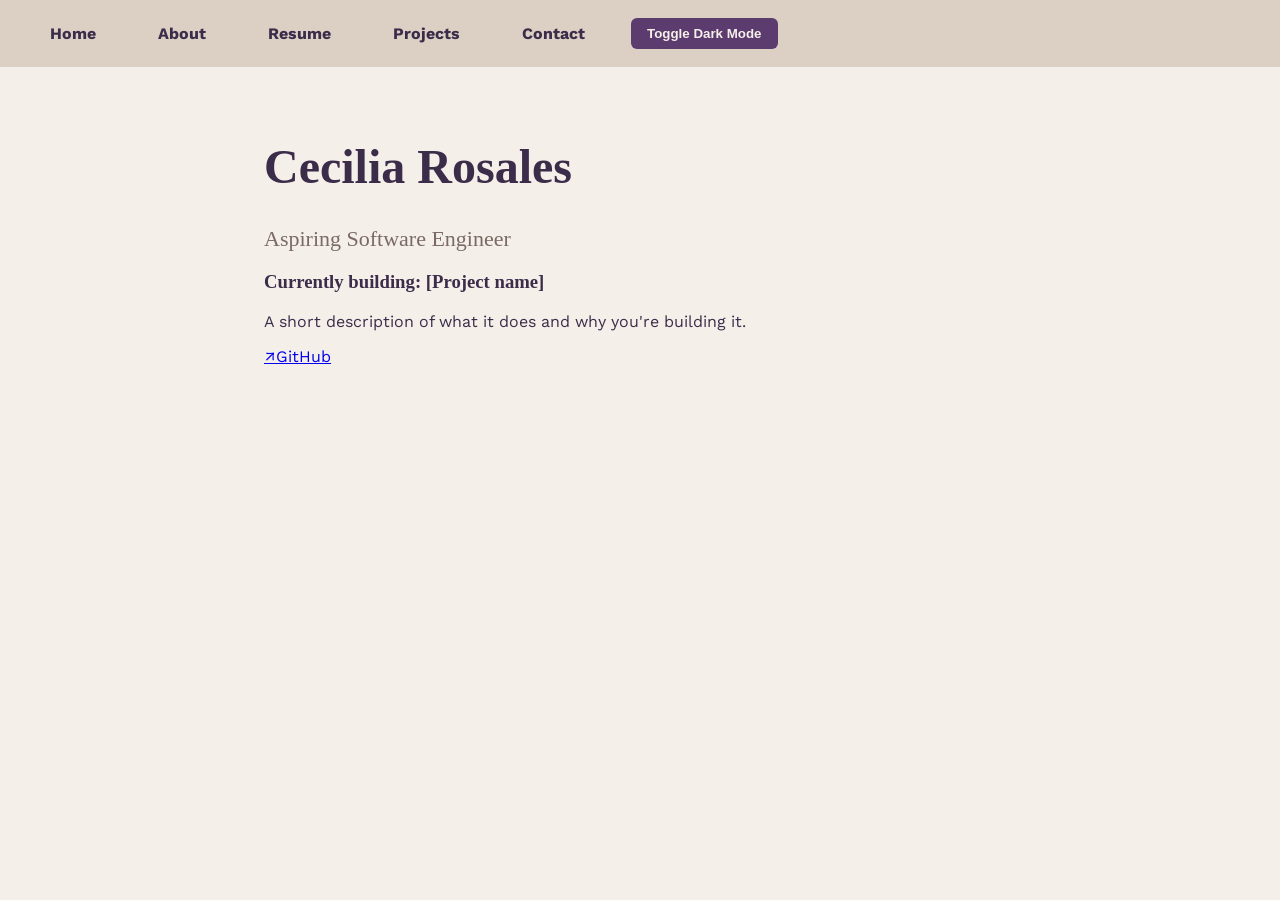
<file: index.html>
<!DOCTYPE html>
<html lang="en">
    <head>
        <link rel="preconnect" href="https://fonts.googleapis.com">
        <link href="https://fonts.googleapis.com/css2?family=Cormorant+Garamond:wght@500;600;700&family=Work+Sans:wght@400;500&display=swap" rel="stylesheet">
        <meta charset="UTF-8">
        <link rel="stylesheet" href="style.css">
        <title>Cecilia Rosales -- Portfolio</title>
    </head>
    
    <body>

        <!-- Navigation -->
        <nav class="navbar">

            <ul class="navbar_links">
                <li><a href="index.html">Home</a></li>
                <li><a href="about.html">About</a></li>
                <li><a href="resume.html">Resume</a></li>
                <li><a href="projects.html">Projects</a></li>
                <li><a href="contact.html">Contact</a></li>
                <li><button id= "theme-toggle">Toggle Dark Mode</button></li>
            </ul>
        </nav>
        <!-- End Navigation -->
         <main class="page_content">
         <h1>Cecilia Rosales</h1>
         <h2>Aspiring Software Engineer</h2>
        <div class = "current_project">
            <h3>Currently building: [Project name]</h3>
            <p>A short description of what it does and why you're building it.</p>
            <a href = "https://github.com/CeciliaRosales" target="_blank">↗GitHub</a>
        </div>
        </main>
         <script src="script.js"></script>
    </body>
</html>
</file>
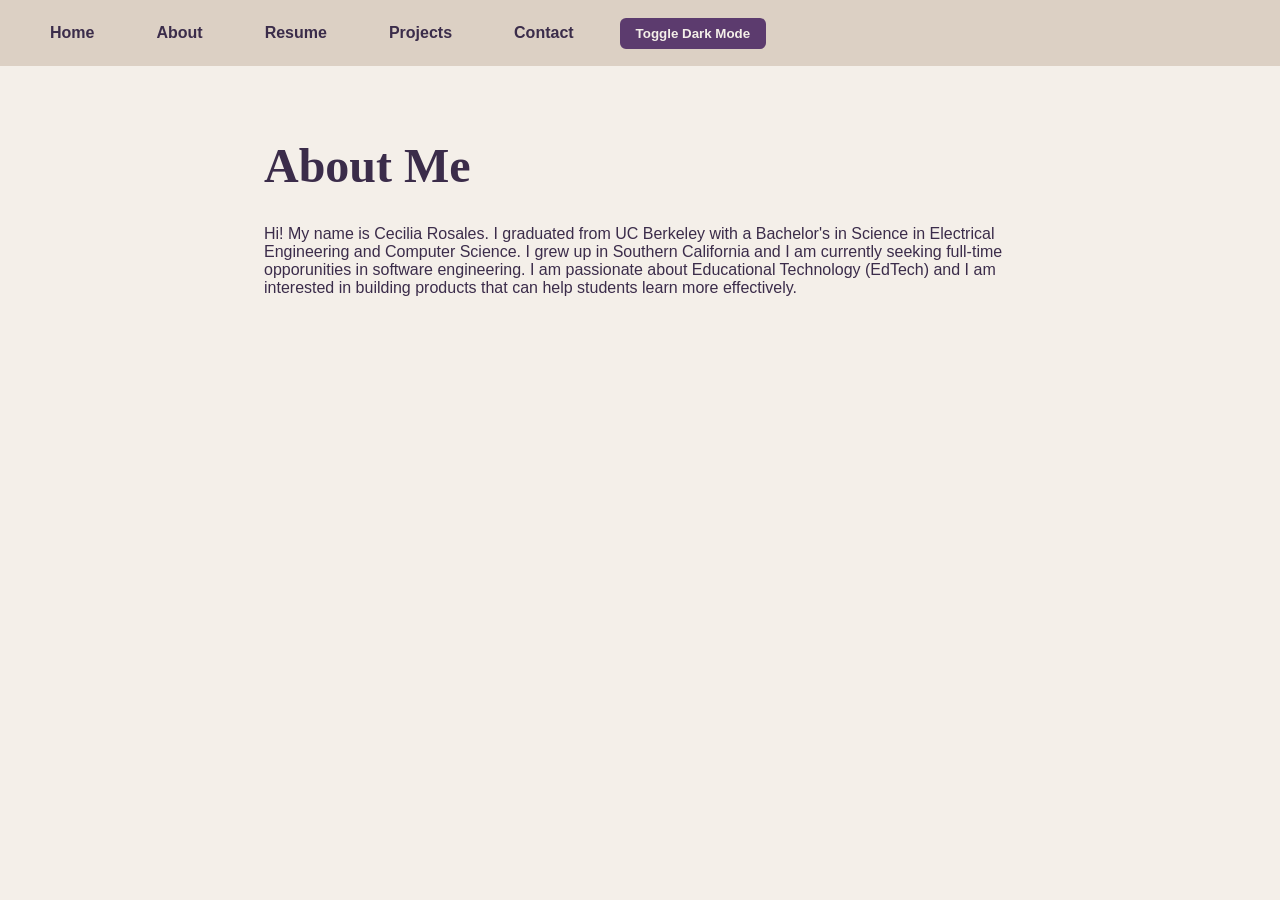
<file: about.html>
<!DOCTYPE html>
<html lang="en">
    <head>
        <meta charset="UTF-8">
        <link rel="stylesheet" href="style.css">
        <title>Cecilia Rosales -- Portfolio</title>
    </head>
    
    <body>

        <!-- Navigation -->
        <nav class="navbar">

            <ul class="navbar_links">
                <li><a href="index.html">Home</a></li>
                <li><a href="about.html">About</a></li>
                <li><a href="resume.html">Resume</a></li>
                <li><a href="projects.html">Projects</a></li>
                <li><a href="contact.html">Contact</a></li>
                <li><button id= "theme-toggle">Toggle Dark Mode</button></li>
            </ul>
        </nav>
        <!-- End Navigation -->
         <main class="page_content">
         <h1>About Me</h1>
         <p>Hi! My name is Cecilia Rosales. I graduated from UC Berkeley 
            with a Bachelor's in Science in Electrical Engineering and Computer Science.
            I grew up in Southern California and I am currently seeking full-time opporunities in software engineering. 
            I am passionate about Educational Technology (EdTech) and I am interested in building products that can help students learn more effectively.
         </p>
         </main>
         <script src="script.js"></script>
    </body>
</html>
</file>
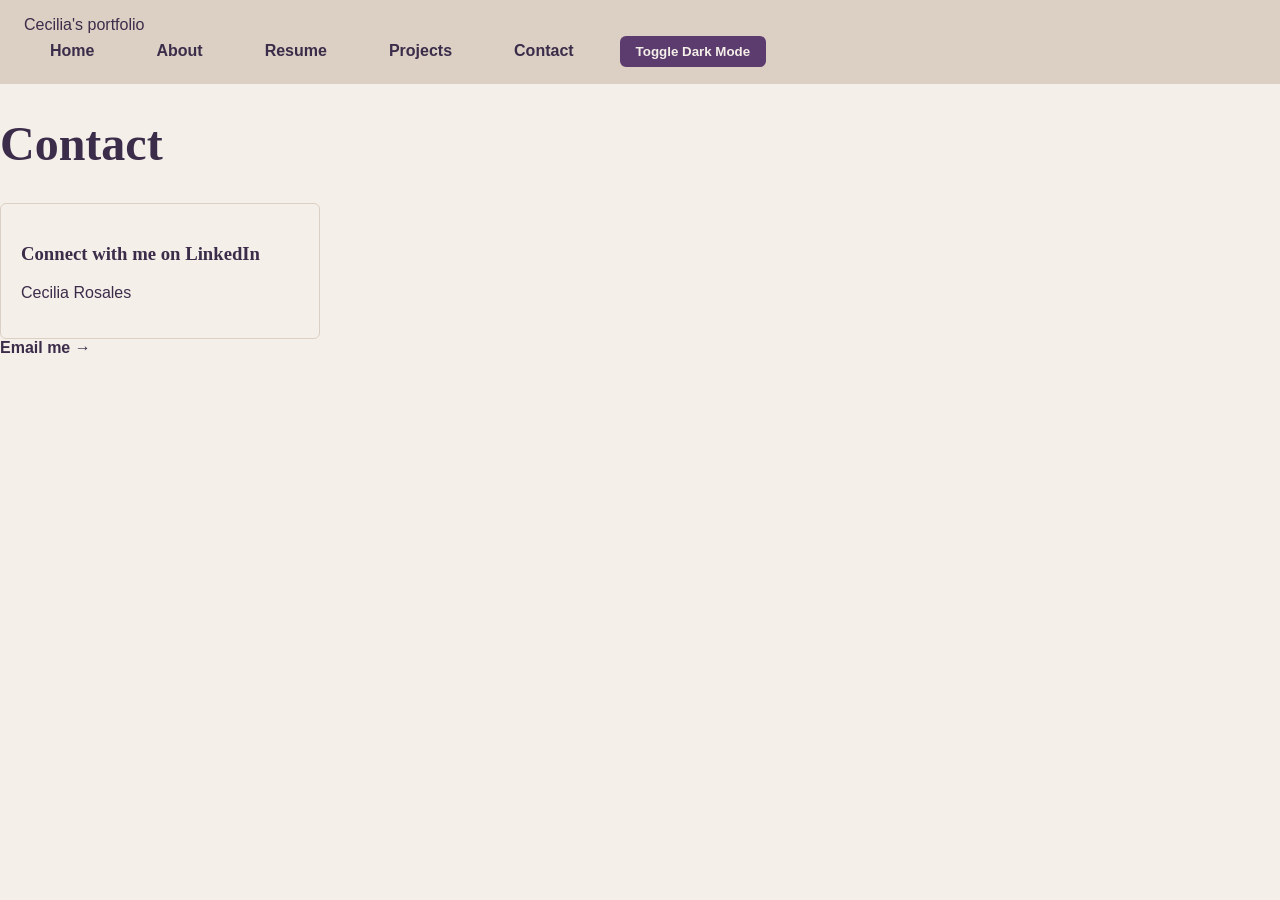
<file: contact.html>
<!DOCTYPE html>
<html lang="en">
    <head>
        <meta charset="UTF-8">
        <link rel="stylesheet" href="style.css">
        <title>Cecilia Rosales -- Portfolio</title>
    </head>
    
    <body>

        <!-- Navigation -->
        <nav class="navbar">
            <div class="navbar_logo">
                Cecilia's portfolio
            </div>

            <ul class="navbar_links">
                <li><a href="index.html">Home</a></li>
                <li><a href="about.html">About</a></li>
                <li><a href="resume.html">Resume</a></li>
                <li><a href="projects.html">Projects</a></li>
                <li><a href="contact.html">Contact</a></li>
                <li><button id= "theme-toggle">Toggle Dark Mode</button></li>
            </ul>
        </nav>
        <!-- End Navigation -->
         <h1>Contact</h1>
         <a href = "https://www.linkedin.com/in/ceciliarosalescruz/" target="_blank" class="linkedin_card">
            <h3>Connect with me on LinkedIn</h3>
            <p>Cecilia Rosales</p>
         </a>
         <a href = "mailto:rosalescecilia.c@gmail.com" class="contact_link">Email me →</a>
         <script src="script.js"></script>
    </body>
</html>
</file>
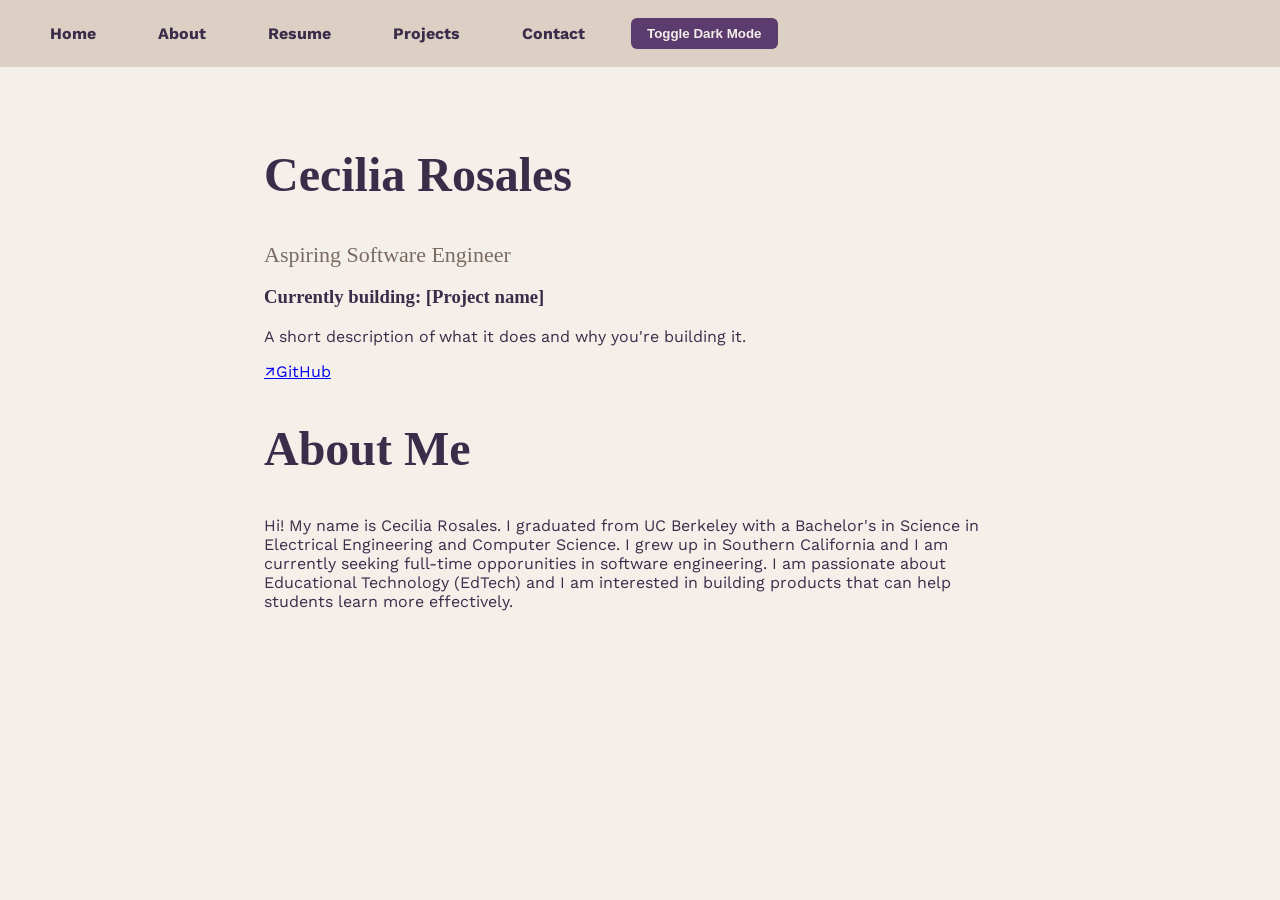
<file: home.html>
<!DOCTYPE html>
<html lang="en">
    <head>
        <link rel="preconnect" href="https://fonts.googleapis.com">
        <link href="https://fonts.googleapis.com/css2?family=Cormorant+Garamond:wght@500;600;700&family=Work+Sans:wght@400;500&display=swap" rel="stylesheet">
        <meta charset="UTF-8">
        <link rel="stylesheet" href="style.css">
        <title>Cecilia Rosales -- Portfolio</title>
    </head>
    
    <body>

        <!-- Navigation -->
        <nav class="navbar">

            <ul class="navbar_links">
                <li><a href="index.html">Home</a></li>
                <li><a href="about.html">About</a></li>
                <li><a href="resume.html">Resume</a></li>
                <li><a href="projects.html">Projects</a></li>
                <li><a href="contact.html">Contact</a></li>
                <li><button id= "theme-toggle">Toggle Dark Mode</button></li>
            </ul>
        </nav>
        <!-- End Navigation -->
        <main class="page_content">

            <!-- Home Section -->
            <section id="home">
                <h1>Cecilia Rosales</h1>
                <h2>Aspiring Software Engineer</h2>
                <div class = "current_project">
                    <h3>Currently building: [Project name]</h3>
                    <p>A short description of what it does and why you're building it.</p>
                    <a href = "https://github.com/CeciliaRosales" target="_blank">↗GitHub</a>
                </div>
            </section>
            <!-- End Home Section -->

            <!-- About Section -->
            <section id="about">
                <h1>About Me</h1>
                <p>Hi! My name is Cecilia Rosales. I graduated from UC Berkeley 
                    with a Bachelor's in Science in Electrical Engineering and Computer Science.
                    I grew up in Southern California and I am currently seeking full-time opporunities in software engineering. 
                    I am passionate about Educational Technology (EdTech) and I am interested in building products that can help students learn more effectively.
                </p>
            </section>
            <!-- End About Section -->
        
         
         <script src="script.js"></script>
        </main>
    </body>
</html>
</file>
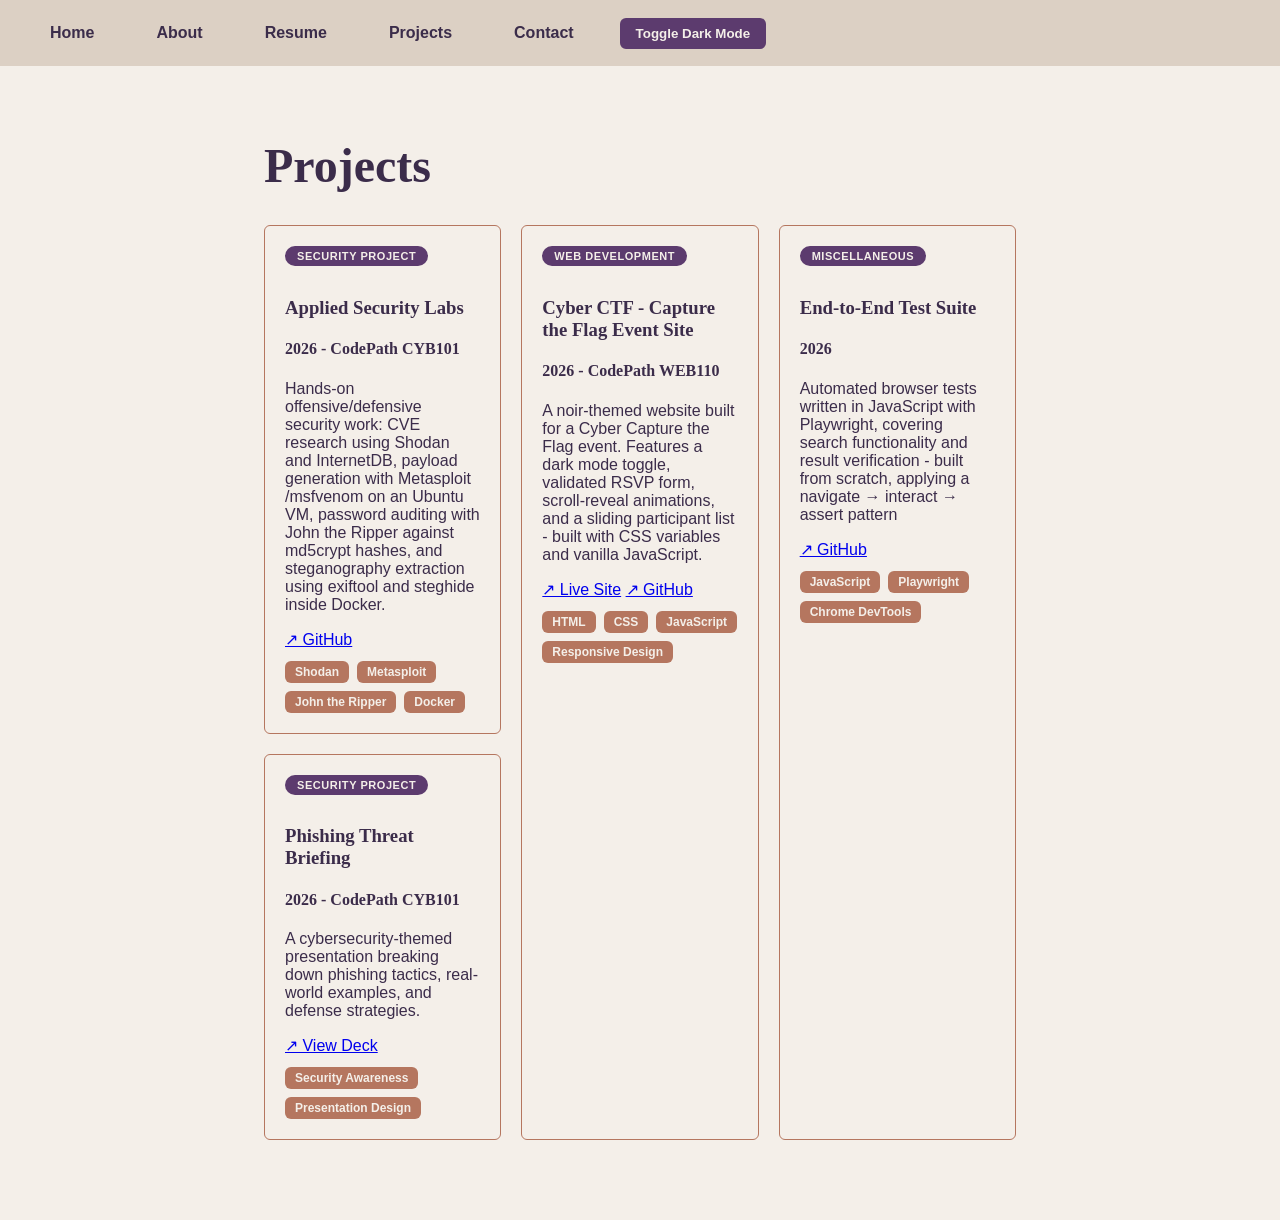
<file: projects.html>
<!DOCTYPE html>
<html lang="en">
    <head>
        <meta charset="UTF-8">
        <link rel="stylesheet" href="style.css">
        <title>Cecilia Rosales -- Portfolio</title>
    </head>
    
    <body>
        <!-- Navigation -->
        <nav class="navbar">

            <ul class="navbar_links">
                <li><a href="index.html">Home</a></li>
                <li><a href="about.html">About</a></li>
                <li><a href="resume.html">Resume</a></li>
                <li><a href="projects.html">Projects</a></li>
                <li><a href="contact.html">Contact</a></li>
                <li><button id= "theme-toggle">Toggle Dark Mode</button></li>
            </ul>
        </nav>
        <!-- End Navigation -->
         <main class="page_content">
        <h1>Projects</h1>
        <div class="project_grid">
        <!--Security Projects-->
            <div class = "security">
                <div class = "project_card">
                    <span class="category_tag">Security Project</span>
                    <h3>Applied Security Labs</h3>
                    <h4>2026 - CodePath CYB101</h4>
                    <p>Hands-on offensive/defensive security work: CVE research 
                        using Shodan and InternetDB, payload generation with Metasploit
                        /msfvenom on an Ubuntu VM, password auditing with John the Ripper
                        against md5crypt hashes, and steganography extraction using 
                        exiftool and steghide inside Docker.
                    </p>
                    <a href = "#" target="_blank">↗ GitHub</a>
                    <div class="tags">
                        <span>Shodan</span>
                        <span>Metasploit</span>
                        <span>John the Ripper</span>
                        <span>Docker</span>
                    </div>
                </div>

                <div class = "project_card">
                    <span class="category_tag">Security Project</span>
                    <h3>Phishing Threat Briefing</h3>
                    <h4>2026 - CodePath CYB101</h4>
                    <p>A cybersecurity-themed presentation breaking down phishing
                        tactics, real-world examples, and defense strategies.</p>
                    <a href="#" target="_blank">↗ View Deck</a>
                    <div class="tags">
                        <span>Security Awareness</span>
                        <span>Presentation Design</span>
                    </div>
                </div>
            </div>
        

        <!--Web Development Projects-->
            <div class = "web_dev">
                <div class = "project_card">
                    <span class="category_tag">Web Development</span>
                    <h3>Cyber CTF - Capture the Flag Event Site</h3>
                    <h4>2026 - CodePath WEB110</h4>
                    <p>A noir-themed website built for a Cyber Capture the Flag event. Features a dark mode
                        toggle, validated RSVP form, scroll-reveal animations, and a sliding participant list - 
                        built with CSS variables and vanilla JavaScript.
                    </p>
                    <a href = "#" target="_blank">↗ Live Site</a>
                    <a href = "#" target="_blank">↗ GitHub</a>
                    <div class="tags">
                        <span>HTML</span>
                        <span>CSS</span>
                        <span>JavaScript</span>
                        <span>Responsive Design</span>
                    </div>
                </div>
            </div>

         <!--Additional Projects-->
            <div class = "additional">
                <div class = "project_card">
                    <span class="category_tag">Miscellaneous</span>
                    <h3>End-to-End Test Suite</h3>
                    <h4>2026</h4>
                    <p>Automated browser tests written in 
                        JavaScript with Playwright, covering search 
                        functionality and result verification - built
                        from scratch, applying a navigate → interact → assert pattern
                    </p>
                    <a href = "#" target="_blank">↗ GitHub</a>
                    <div class="tags">
                        <span>JavaScript</span>
                        <span>Playwright</span>
                        <span>Chrome DevTools</span>
                    </div>
                </div>
            
            </div>
         </div>
        </main>
        <script src="script.js"></script>
    </body>
</html>
</file>
<file: style.css>
body {
    background-color: var(--bg-color);
    color: var(--primary-text);
    margin: 0 auto;
    font-family: 'Work Sans', sans-serif;
}
.page_content {
  max-width: 800px;
  margin: 0 auto;
  padding: 40px 24px;
}

h1 {
  font-size: 48px;
}

h2{ 
  font-size: 22px;
  color: var(--secondary-text);
  font-weight: 500;
}

h1, h2, h3, h4, h5, h6 {
  font-family: "Cormorant Garmond", serif;
}

* {
  box-sizing: border-box;
}

.navbar {
  background-color: var(--divider-color);
  padding: 16px 24px;
  width: 100%;
}
.navbar_links {
  display: flex;
  flex-wrap: wrap;
  align-items: center;
  list-style: none;
  margin: 0;
  padding: 0;
  gap: 10px;
}

.navbar_links li {
  margin: 0 10px;
}
.navbar_links a {
  text-decoration: none;
  color: var(--primary-text);
  font-weight: bold;
  transition: color 0.3s ease, background-color 0.3s ease;
  padding: 8px 16px;
  border-radius: 6px;
  display: inline-block;
}

.navbar_links a:hover {
  color: var(--bg-color);
  background-color: var(--accent-primary);

}

.project_card {
  background-color: var(--bg-color);
  border: 1px solid var(--accent-secondary);
  border-radius: 6px;
  padding: 20px;
  flex: 1 1 300px;
}

.project_grid{
  display: grid;
  grid-template-columns: repeat(3, 1fr);
  gap: 20px;
}

.category_tag {
  display: inline-block;
  background-color: var(--accent-primary);
  color: var(--bg-color);
  padding: 4px 12px;
  border-radius: 12px;
  font-size: 11px;
  font-weight: bold;
  text-transform:uppercase;
  letter-spacing: 0.05em;
  margin-bottom: 12px;
}

.security, .web_dev, .additional {
  display: flex;
  flex-wrap: wrap;
  gap: 20px;
  width: 100%;
  margin-bottom: 40px;
}

.tags{
  display: flex;
  flex-wrap:wrap;
  gap: 8px;
  margin-top: 12px;
}

.tags span {
  background-color: var(--accent-secondary);
  color: var(--bg-color);
  padding: 4px 10px;
  border-radius: 6px;
  font-size: 12px;
  font-weight: bold;
}

.linkedin_card {
  display: block;
  border: 1px solid var(--divider-color);
  border-radius: 6px;
  padding: 20px;
  text-decoration: none;
  color: var(--primary-text);
  max-width: 320px;
  transition: border-color 0.2s;
}

.linkedin_card:hover {
  border-color: var(--accent-primary);
}

.contact_link {
  color: var(--primary-text);
  text-decoration: none;
  font-weight: bold;
  transition: color 0.2s;
}

.contact_link:hover {
  color: var(--accent-primary);
}

#theme-toggle {
  background-color: var(--accent-primary);
  color: var(--bg-color);
  border: none;
  padding: 8px 16px;
  border-radius: 6px;
  font-weight: bold;
  cursor: pointer;
  transition: background-color 0.2s;
}

#theme-toggle:hover {
  background-color: var(--accent-secondary);
}
/***
 * Color scheme (dark mode and default light mode)
 ***/

 :root {
    --bg-color: #F4EFE9;
    --primary-text: #3B2C4A;
    --secondary-text: #7A6A63;
    --accent-primary: #5C3B6E;
    --accent-secondary: #B5765F;
    --divider-color: #DCD0C4;
 }
 
 body.dark-mode {
    --bg-color: #221C2B;
    --primary-text: #EBE6EF;
    --secondary-text: #AA9DB5;
    --accent-primary: #B892C9;
    --accent-secondary: #C68F76;
    --divider-color: #362D42;
 }
</file>
